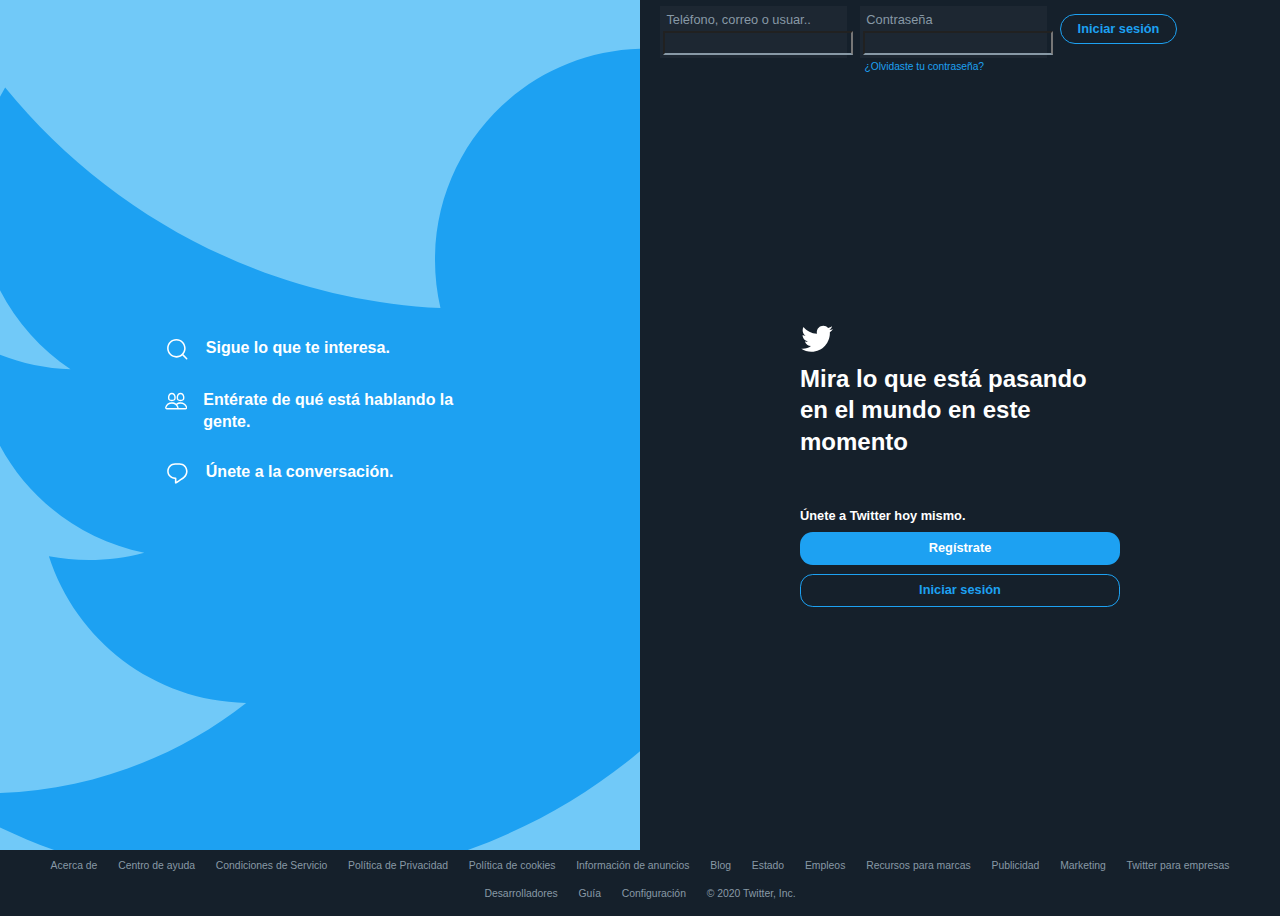
<file: index.html>
<!DOCTYPE html>
<html lang="en">
<head>
    <meta charset="UTF-8">
    <meta name="viewport" content="width=device-width, initial-scale=1.0">
    <meta http-equiv="X-UA-Compatible" content="ie=edge">
    <title>Clon Twitter</title>
    <link rel="stylesheet" href="css/index.css">
</head>
<body class="index">

    <div class="der">
        <svg viewBox="0 0 24 24" class="der__fondo"><g><path d="M23.643 4.937c-.835.37-1.732.62-2.675.733.962-.576 1.7-1.49 2.048-2.578-.9.534-1.897.922-2.958 1.13-.85-.904-2.06-1.47-3.4-1.47-2.572 0-4.658 2.086-4.658 4.66 0 .364.042.718.12 1.06-3.873-.195-7.304-2.05-9.602-4.868-.4.69-.63 1.49-.63 2.342 0 1.616.823 3.043 2.072 3.878-.764-.025-1.482-.234-2.11-.583v.06c0 2.257 1.605 4.14 3.737 4.568-.392.106-.803.162-1.227.162-.3 0-.593-.028-.877-.082.593 1.85 2.313 3.198 4.352 3.234-1.595 1.25-3.604 1.995-5.786 1.995-.376 0-.747-.022-1.112-.065 2.062 1.323 4.51 2.093 7.14 2.093 8.57 0 13.255-7.098 13.255-13.254 0-.2-.005-.402-.014-.602.91-.658 1.7-1.477 2.323-2.41z"></path></g></svg>
        <ul class="der__ul">
            <li class="der__li">
                <svg viewBox="0 0 24 24"><g><path d="M21.53 20.47l-3.66-3.66C19.195 15.24 20 13.214 20 11c0-4.97-4.03-9-9-9s-9 4.03-9 9 4.03 9 9 9c2.215 0 4.24-.804 5.808-2.13l3.66 3.66c.147.146.34.22.53.22s.385-.073.53-.22c.295-.293.295-.767.002-1.06zM3.5 11c0-4.135 3.365-7.5 7.5-7.5s7.5 3.365 7.5 7.5-3.365 7.5-7.5 7.5-7.5-3.365-7.5-7.5z"></path></g></svg>
                <p>Sigue lo que te interesa.</p>
            </li>
            <li class="der__li">
                <svg viewBox="0 0 24 24"><g><path d="M16.695 13.037c1.185 0 2.51-.132 3.368-1.11.72-.823.952-2.08.715-3.847-.333-2.478-1.86-3.956-4.083-3.956-2.225 0-3.75 1.48-4.084 3.956-.236 1.766-.002 3.023.717 3.846.858.98 2.184 1.11 3.368 1.11zM14.098 8.28c.134-.992.648-2.656 2.598-2.656 1.948 0 2.463 1.664 2.597 2.655.174 1.293.054 2.187-.358 2.657-.367.42-1.036.6-2.238.6s-1.87-.18-2.24-.6c-.412-.47-.533-1.364-.36-2.658zm9.788 11.222c-.763-3.066-3.72-5.208-7.19-5.208-1.765 0-3.392.558-4.67 1.505-1.278-.948-2.905-1.506-4.67-1.506-3.47 0-6.428 2.142-7.19 5.208-.156.625-.025 1.265.356 1.754.37.473.94.744 1.567.744h19.87c.628 0 1.2-.27 1.57-.745.382-.49.512-1.13.356-1.753zm-1.537.83c-.09.11-.22.168-.39.168h-7.413c.078-.32.084-.66 0-.998-.25-1-.75-1.888-1.41-2.65.993-.665 2.223-1.058 3.558-1.058 2.78 0 5.14 1.674 5.735 4.07.044.174.014.344-.08.467zM7.354 20.5H2.09c-.17 0-.3-.057-.388-.168-.096-.123-.126-.294-.083-.47.596-2.395 2.954-4.068 5.735-4.068 2.78 0 5.14 1.674 5.735 4.07.043.174.014.344-.082.467-.088.113-.22.17-.388.17H7.355zm.001-7.463c1.185 0 2.51-.132 3.367-1.11.72-.823.953-2.08.716-3.847-.333-2.478-1.86-3.956-4.083-3.956-2.225 0-3.75 1.48-4.084 3.956-.236 1.766-.002 3.023.717 3.846.858.98 2.184 1.11 3.368 1.11zM4.758 8.28c.134-.992.648-2.656 2.598-2.656 1.948 0 2.463 1.664 2.597 2.655.174 1.293.053 2.187-.358 2.658-.368.42-1.037.6-2.238.6-1.202 0-1.87-.18-2.24-.6-.412-.47-.533-1.365-.36-2.66z"></path></g></svg>
                <p>Entérate de qué está hablando la gente.</p>
            </li>
            <li class="der__li">
                <svg viewBox="0 0 24 24"><g><path d="M14.046 2.242l-4.148-.01h-.002c-4.374 0-7.8 3.427-7.8 7.802 0 4.098 3.186 7.206 7.465 7.37v3.828c0 .108.044.286.12.403.142.225.384.347.632.347.138 0 .277-.038.402-.118.264-.168 6.473-4.14 8.088-5.506 1.902-1.61 3.04-3.97 3.043-6.312v-.017c-.006-4.367-3.43-7.787-7.8-7.788zm3.787 12.972c-1.134.96-4.862 3.405-6.772 4.643V16.67c0-.414-.335-.75-.75-.75h-.396c-3.66 0-6.318-2.476-6.318-5.886 0-3.534 2.768-6.302 6.3-6.302l4.147.01h.002c3.532 0 6.3 2.766 6.302 6.296-.003 1.91-.942 3.844-2.514 5.176z"></path></g></svg>
                <p>Únete a la conversación.</p>
            </li>
        </ul>
    </div>

    <div class="izq">

        <form action="#" method="#" class="izq__form">
            <div class="form__input">
                <input type="text" id="nombre" required>
                <label for="nombre">Teléfono, correo o usuar..</label>
            </div>
            <div class="form__input">
                <a href="#" title="¿Olvidaste tu contraseña?">¿Olvidaste tu contraseña?</a>
                <input type="pass" id="pass" required>
                <label for="pass">Contraseña</label>
            </div>
            <input class="form__submit" type="submit" value="Iniciar sesión">
        </form>

        <div class="izq__centrado">
            <svg class="izq__logo" viewBox="0 0 24 24"><g><path d="M23.643 4.937c-.835.37-1.732.62-2.675.733.962-.576 1.7-1.49 2.048-2.578-.9.534-1.897.922-2.958 1.13-.85-.904-2.06-1.47-3.4-1.47-2.572 0-4.658 2.086-4.658 4.66 0 .364.042.718.12 1.06-3.873-.195-7.304-2.05-9.602-4.868-.4.69-.63 1.49-.63 2.342 0 1.616.823 3.043 2.072 3.878-.764-.025-1.482-.234-2.11-.583v.06c0 2.257 1.605 4.14 3.737 4.568-.392.106-.803.162-1.227.162-.3 0-.593-.028-.877-.082.593 1.85 2.313 3.198 4.352 3.234-1.595 1.25-3.604 1.995-5.786 1.995-.376 0-.747-.022-1.112-.065 2.062 1.323 4.51 2.093 7.14 2.093 8.57 0 13.255-7.098 13.255-13.254 0-.2-.005-.402-.014-.602.91-.658 1.7-1.477 2.323-2.41z"></path></g></svg>
            <h2 class="izq__h2">Mira lo que está pasando en el mundo en este momento</h2>

            <h3 class="izq__h3">Únete a Twitter hoy mismo.</h3>
            <a class="izq__button boton-registrate" href="">Regístrate</a>
            <a class="izq__button boton-iniciar" href="">Iniciar sesión</a>
        </div>


    </div>

    <footer class="footer">

        <div class="footer__buttons">
            <a class="footer__button boton-registrate" href="">Regístrate</a>
            <a class="footer__button boton-iniciar" href="">Iniciar sesión</a>
        </div>

        <ul class="footer__ul">
            <li class="footer__li"><a href="#" title="Acerca de">Acerca de</a></li>
            <li class="footer__li"><a href="#" title="Centro de ayuda">Centro de ayuda</a></li>
            <li class="footer__li"><a href="#" title="Condiciones de Servicio">Condiciones de Servicio</a></li>
            <li class="footer__li"><a href="#" title="Política de Privacidad">Política de Privacidad</a></li>
            <li class="footer__li"><a href="#" title="Política de cookies">Política de cookies</a></li>
            <li class="footer__li"><a href="#" title="Información de anuncios">Información de anuncios</a></li>
            <li class="footer__li"><a href="#" title="Blog">Blog</a></li>
            <li class="footer__li"><a href="#" title="Estado">Estado</a></li>
            <li class="footer__li"><a href="#" title="Empleos">Empleos</a></li>
            <li class="footer__li"><a href="#" title="Recursos para marcas">Recursos para marcas</a></li>
            <li class="footer__li"><a href="#" title="Publicidad">Publicidad</a></li>
            <li class="footer__li"><a href="#" title="Marketing">Marketing</a></li>
            <li class="footer__li"><a href="#" title="Twitter para empresas">Twitter para empresas</a></li>
            <li class="footer__li"><a href="#" title="Desarrolladores">Desarrolladores</a></li>
            <li class="footer__li"><a href="#" title="Guía">Guía</a></li>
            <li class="footer__li"><a href="#" title="Configuración">Configuración</a></li>
            <li class="footer__li">© 2020 Twitter, Inc.</li>
        </ul>
        
    </footer>
    


















</body>
</html>
</file>
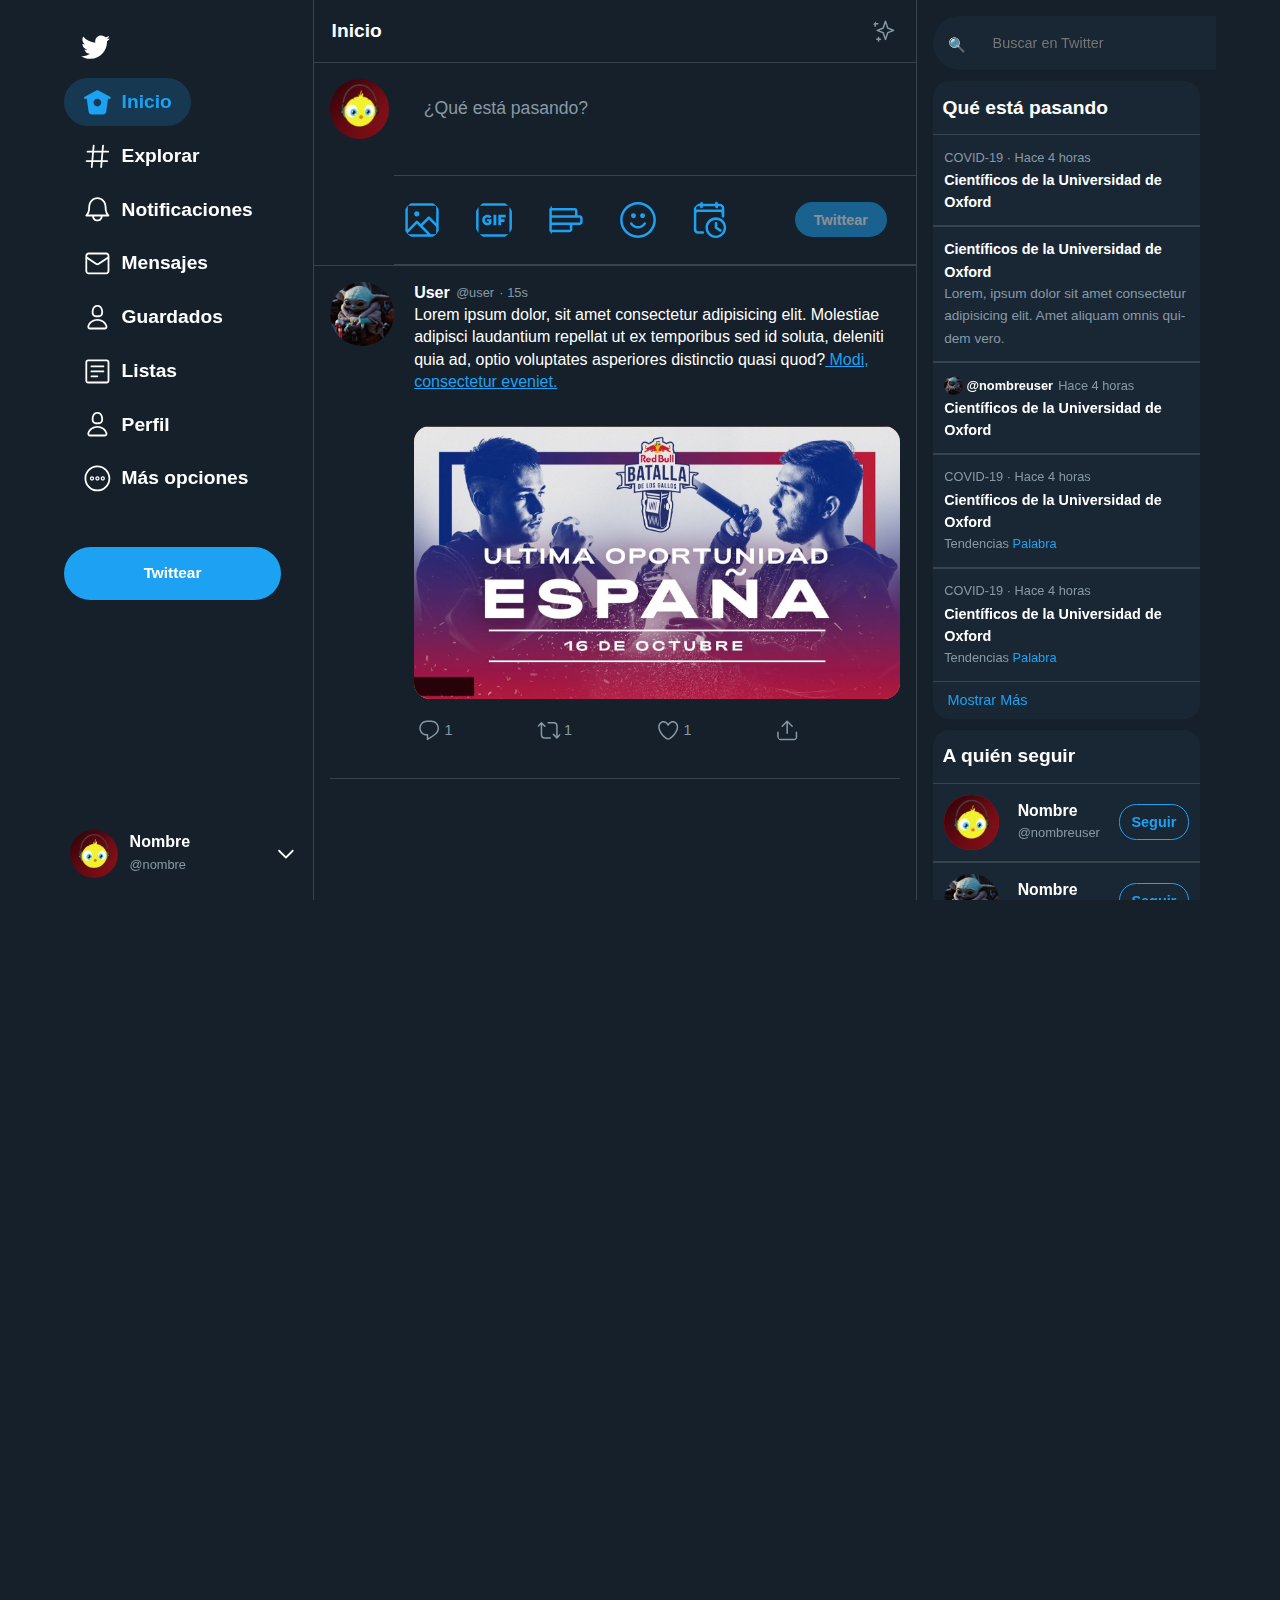
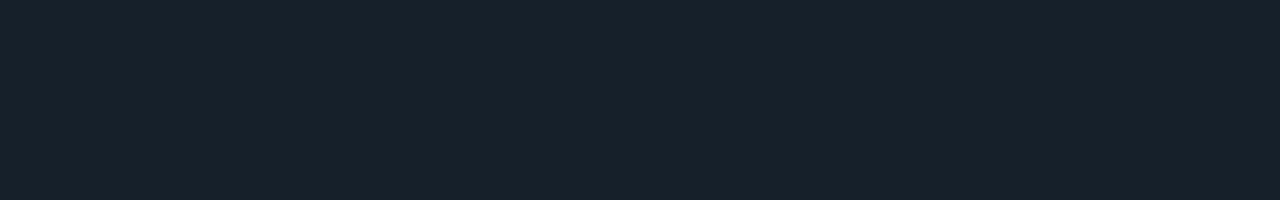
<file: home.html>
<!DOCTYPE html>
<html lang="en">
  <head>
    <meta charset="UTF-8" />
    <meta name="viewport" content="width=device-width, initial-scale=1.0" />
    <meta http-equiv="X-UA-Compatible" content="ie=edge" />
    <title>Clon Twitter - Home</title>
    <link rel="stylesheet" href="css/index.css" />
  </head>
  <body class="home">


    <div class="columna izq">
      <h1 class="izq__h1">
        <a class="izq__a" href="#" title="Twitter">
          <svg class="izq__svg" viewBox="0 0 24 24">
            <g><path d="M23.643 4.937c-.835.37-1.732.62-2.675.733.962-.576 1.7-1.49 2.048-2.578-.9.534-1.897.922-2.958 1.13-.85-.904-2.06-1.47-3.4-1.47-2.572 0-4.658 2.086-4.658 4.66 0 .364.042.718.12 1.06-3.873-.195-7.304-2.05-9.602-4.868-.4.69-.63 1.49-.63 2.342 0 1.616.823 3.043 2.072 3.878-.764-.025-1.482-.234-2.11-.583v.06c0 2.257 1.605 4.14 3.737 4.568-.392.106-.803.162-1.227.162-.3 0-.593-.028-.877-.082.593 1.85 2.313 3.198 4.352 3.234-1.595 1.25-3.604 1.995-5.786 1.995-.376 0-.747-.022-1.112-.065 2.062 1.323 4.51 2.093 7.14 2.093 8.57 0 13.255-7.098 13.255-13.254 0-.2-.005-.402-.014-.602.91-.658 1.7-1.477 2.323-2.41z"></path></g>
          </svg>
        </a>
      </h1>

      <ul class="izq__ul">
        <li class="izq__li">
          <a class="active" href="#" title="Inicio">
            <svg viewBox="0 0 24 24">
              <g><path d="M22.58 7.35L12.475 1.897c-.297-.16-.654-.16-.95 0L1.425 7.35c-.486.264-.667.87-.405 1.356.18.335.525.525.88.525.16 0 .324-.038.475-.12l.734-.396 1.59 11.25c.216 1.214 1.31 2.062 2.66 2.062h9.282c1.35 0 2.444-.848 2.662-2.088l1.588-11.225.737.398c.485.263 1.092.082 1.354-.404.263-.486.08-1.093-.404-1.355zM12 15.435c-1.795 0-3.25-1.455-3.25-3.25s1.455-3.25 3.25-3.25 3.25 1.455 3.25 3.25-1.455 3.25-3.25 3.25z"></path></g>
            </svg>
            <span>Inicio</span>
          </a>
        </li>
        <li class="izq__li">
          <a href="#" title="Explorar">
            <svg viewBox="0 0 24 24">
              <g><path d="M21 7.337h-3.93l.372-4.272c.036-.412-.27-.775-.682-.812-.417-.03-.776.27-.812.683l-.383 4.4h-6.32l.37-4.27c.037-.413-.27-.776-.68-.813-.42-.03-.777.27-.813.683l-.382 4.4H3.782c-.414 0-.75.337-.75.75s.336.75.75.75H7.61l-.55 6.327H3c-.414 0-.75.336-.75.75s.336.75.75.75h3.93l-.372 4.272c-.036.412.27.775.682.812l.066.003c.385 0 .712-.295.746-.686l.383-4.4h6.32l-.37 4.27c-.036.413.27.776.682.813l.066.003c.385 0 .712-.295.746-.686l.382-4.4h3.957c.413 0 .75-.337.75-.75s-.337-.75-.75-.75H16.39l.55-6.327H21c.414 0 .75-.336.75-.75s-.336-.75-.75-.75zm-6.115 7.826h-6.32l.55-6.326h6.32l-.55 6.326z"></path></g>
            </svg>
            <span>Explorar</span>
          </a>
        </li>
        <li class="izq__li">
          <a href="#" title="Notificaciones">
            <svg viewBox="0 0 24 24">
              <g><path d="M21.697 16.468c-.02-.016-2.14-1.64-2.103-6.03.02-2.532-.812-4.782-2.347-6.335C15.872 2.71 14.01 1.94 12.005 1.93h-.013c-2.004.01-3.866.78-5.242 2.174-1.534 1.553-2.368 3.802-2.346 6.334.037 4.33-2.02 5.967-2.102 6.03-.26.193-.366.53-.265.838.102.308.39.515.712.515h4.92c.102 2.31 1.997 4.16 4.33 4.16s4.226-1.85 4.327-4.16h4.922c.322 0 .61-.206.71-.514.103-.307-.003-.645-.263-.838zM12 20.478c-1.505 0-2.73-1.177-2.828-2.658h5.656c-.1 1.48-1.323 2.66-2.828 2.66zM4.38 16.32c.74-1.132 1.548-3.028 1.524-5.896-.018-2.16.644-3.982 1.913-5.267C8.91 4.05 10.397 3.437 12 3.43c1.603.008 3.087.62 4.18 1.728 1.27 1.285 1.933 3.106 1.915 5.267-.024 2.868.785 4.765 1.525 5.896H4.38z"></path></g>
            </svg>
            <span>Notificaciones</span>
          </a>
        </li>
        <li class="izq__li">
          <a href="#" title="Mensajes">
            <svg viewBox="0 0 24 24">
              <g><path d="M19.25 3.018H4.75C3.233 3.018 2 4.252 2 5.77v12.495c0 1.518 1.233 2.753 2.75 2.753h14.5c1.517 0 2.75-1.235 2.75-2.753V5.77c0-1.518-1.233-2.752-2.75-2.752zm-14.5 1.5h14.5c.69 0 1.25.56 1.25 1.25v.714l-8.05 5.367c-.273.18-.626.182-.9-.002L3.5 6.482v-.714c0-.69.56-1.25 1.25-1.25zm14.5 14.998H4.75c-.69 0-1.25-.56-1.25-1.25V8.24l7.24 4.83c.383.256.822.384 1.26.384.44 0 .877-.128 1.26-.383l7.24-4.83v10.022c0 .69-.56 1.25-1.25 1.25z"></path></g>
            </svg>
            <span>Mensajes</span>
          </a>
        </li>
        <li class="izq__li">
          <a href="#" title="Guardados">
            <svg viewBox="0 0 24 24">
              <g><path d="M12 11.816c1.355 0 2.872-.15 3.84-1.256.814-.93 1.078-2.368.806-4.392-.38-2.825-2.117-4.512-4.646-4.512S7.734 3.343 7.354 6.17c-.272 2.022-.008 3.46.806 4.39.968 1.107 2.485 1.256 3.84 1.256zM8.84 6.368c.162-1.2.787-3.212 3.16-3.212s2.998 2.013 3.16 3.212c.207 1.55.057 2.627-.45 3.205-.455.52-1.266.743-2.71.743s-2.255-.223-2.71-.743c-.507-.578-.657-1.656-.45-3.205zm11.44 12.868c-.877-3.526-4.282-5.99-8.28-5.99s-7.403 2.464-8.28 5.99c-.172.692-.028 1.4.395 1.94.408.52 1.04.82 1.733.82h12.304c.693 0 1.325-.3 1.733-.82.424-.54.567-1.247.394-1.94zm-1.576 1.016c-.126.16-.316.246-.552.246H5.848c-.235 0-.426-.085-.552-.246-.137-.174-.18-.412-.12-.654.71-2.855 3.517-4.85 6.824-4.85s6.114 1.994 6.824 4.85c.06.242.017.48-.12.654z"></path></g>
            </svg>
            <span>Guardados</span>
          </a>
        </li>
        <li class="izq__li">
          <a href="#" title="Listas">
            <svg viewBox="0 0 24 24">
              <g>
                <path d="M19.75 22H4.25C3.01 22 2 20.99 2 19.75V4.25C2 3.01 3.01 2 4.25 2h15.5C20.99 2 22 3.01 22 4.25v15.5c0 1.24-1.01 2.25-2.25 2.25zM4.25 3.5c-.414 0-.75.337-.75.75v15.5c0 .413.336.75.75.75h15.5c.414 0 .75-.337.75-.75V4.25c0-.413-.336-.75-.75-.75H4.25z"></path>
                <path d="M17 8.64H7c-.414 0-.75-.337-.75-.75s.336-.75.75-.75h10c.414 0 .75.335.75.75s-.336.75-.75.75zm0 4.11H7c-.414 0-.75-.336-.75-.75s.336-.75.75-.75h10c.414 0 .75.336.75.75s-.336.75-.75.75zm-5 4.11H7c-.414 0-.75-.335-.75-.75s.336-.75.75-.75h5c.414 0 .75.337.75.75s-.336.75-.75.75z"></path>
              </g>
            </svg>
            <span>Listas</span>
          </a>
        </li>
        <li class="izq__li">
          <a href="#" title="Perfil">
            <svg viewBox="0 0 24 24">
              <g><path d="M12 11.816c1.355 0 2.872-.15 3.84-1.256.814-.93 1.078-2.368.806-4.392-.38-2.825-2.117-4.512-4.646-4.512S7.734 3.343 7.354 6.17c-.272 2.022-.008 3.46.806 4.39.968 1.107 2.485 1.256 3.84 1.256zM8.84 6.368c.162-1.2.787-3.212 3.16-3.212s2.998 2.013 3.16 3.212c.207 1.55.057 2.627-.45 3.205-.455.52-1.266.743-2.71.743s-2.255-.223-2.71-.743c-.507-.578-.657-1.656-.45-3.205zm11.44 12.868c-.877-3.526-4.282-5.99-8.28-5.99s-7.403 2.464-8.28 5.99c-.172.692-.028 1.4.395 1.94.408.52 1.04.82 1.733.82h12.304c.693 0 1.325-.3 1.733-.82.424-.54.567-1.247.394-1.94zm-1.576 1.016c-.126.16-.316.246-.552.246H5.848c-.235 0-.426-.085-.552-.246-.137-.174-.18-.412-.12-.654.71-2.855 3.517-4.85 6.824-4.85s6.114 1.994 6.824 4.85c.06.242.017.48-.12.654z"></path></g>
            </svg>
            <span>Perfil</span>
          </a>
        </li>
        <li class="izq__li">
          <a href="#" title="Más opciones">
            <svg viewBox="0 0 24 24" class="r-jwli3a r-4qtqp9 r-yyyyoo r-lwhw9o r-dnmrzs r-bnwqim r-1plcrui r-lrvibr">
              <g>
                <path d="M16.5 10.25c-.965 0-1.75.787-1.75 1.75s.784 1.75 1.75 1.75c.964 0 1.75-.786 1.75-1.75s-.786-1.75-1.75-1.75zm0 2.5c-.414 0-.75-.336-.75-.75 0-.413.337-.75.75-.75s.75.336.75.75c0 .413-.336.75-.75.75zm-4.5-2.5c-.966 0-1.75.787-1.75 1.75s.785 1.75 1.75 1.75 1.75-.786 1.75-1.75-.784-1.75-1.75-1.75zm0 2.5c-.414 0-.75-.336-.75-.75 0-.413.337-.75.75-.75s.75.336.75.75c0 .413-.336.75-.75.75zm-4.5-2.5c-.965 0-1.75.787-1.75 1.75s.785 1.75 1.75 1.75c.964 0 1.75-.786 1.75-1.75s-.787-1.75-1.75-1.75zm0 2.5c-.414 0-.75-.336-.75-.75 0-.413.337-.75.75-.75s.75.336.75.75c0 .413-.336.75-.75.75z"></path>
                <path d="M12 22.75C6.072 22.75 1.25 17.928 1.25 12S6.072 1.25 12 1.25 22.75 6.072 22.75 12 17.928 22.75 12 22.75zm0-20C6.9 2.75 2.75 6.9 2.75 12S6.9 21.25 12 21.25s9.25-4.15 9.25-9.25S17.1 2.75 12 2.75z"></path>
              </g>
            </svg>
            <span>Más opciones</span>
          </a>
        </li>
        <li class="izq__li boton-twittear ">
          <a href="#" title="Texto">
            Twittear
          </a>
        </li>
      </ul>


      <div class="izq__user">
        <img src="assets/img/pollito.png" alt="User" class="user__img">
        <div class="user__text">
          <h4 class="user__h4">Nombre</h4>
          <p class="user__p">@nombre</p>
        </div>
        <svg class="user__svg" viewBox="0 0 24 24"><g><path d="M20.207 8.147c-.39-.39-1.023-.39-1.414 0L12 14.94 5.207 8.147c-.39-.39-1.023-.39-1.414 0-.39.39-.39 1.023 0 1.414l7.5 7.5c.195.196.45.294.707.294s.512-.098.707-.293l7.5-7.5c.39-.39.39-1.022 0-1.413z"></path></g></svg>
      </div>
    </div>

    <div class="centrado">
      <div class="columna centro">
        

        <div class="centro__titular">
          <h2 class="centro__h2">Inicio</h2>
          <svg class="centro__svg" viewBox="0 0 24 24"><g><path d="M22.772 10.506l-5.618-2.192-2.16-6.5c-.102-.307-.39-.514-.712-.514s-.61.207-.712.513l-2.16 6.5-5.62 2.192c-.287.112-.477.39-.477.7s.19.585.478.698l5.62 2.192 2.16 6.5c.102.306.39.513.712.513s.61-.207.712-.513l2.16-6.5 5.62-2.192c.287-.112.477-.39.477-.7s-.19-.585-.478-.697zm-6.49 2.32c-.208.08-.37.25-.44.46l-1.56 4.695-1.56-4.693c-.07-.21-.23-.38-.438-.462l-4.155-1.62 4.154-1.622c.208-.08.37-.25.44-.462l1.56-4.693 1.56 4.694c.07.212.23.382.438.463l4.155 1.62-4.155 1.622zM6.663 3.812h-1.88V2.05c0-.414-.337-.75-.75-.75s-.75.336-.75.75v1.762H1.5c-.414 0-.75.336-.75.75s.336.75.75.75h1.782v1.762c0 .414.336.75.75.75s.75-.336.75-.75V5.312h1.88c.415 0 .75-.336.75-.75s-.335-.75-.75-.75zm2.535 15.622h-1.1v-1.016c0-.414-.335-.75-.75-.75s-.75.336-.75.75v1.016H5.57c-.414 0-.75.336-.75.75s.336.75.75.75H6.6v1.016c0 .414.335.75.75.75s.75-.336.75-.75v-1.016h1.098c.414 0 .75-.336.75-.75s-.336-.75-.75-.75z"></path></g></svg>
        </div>

        <div class="centro__pasando">
          <div class="pasando__up">
            <img class="pasando__img" src="assets/img/pollito.png" alt="User">
            <textarea class="pasando__textarea" placeholder="¿Qué está pasando?"></textarea>
          </div>
          <div class="pasando__inf">
            <ul class="pasando__ul">
              <li class="pasando__li">
                <svg class="pasando__icon" viewBox="0 0 24 24"><g><path d="M19.75 2H4.25C3.01 2 2 3.01 2 4.25v15.5C2 20.99 3.01 22 4.25 22h15.5c1.24 0 2.25-1.01 2.25-2.25V4.25C22 3.01 20.99 2 19.75 2zM4.25 3.5h15.5c.413 0 .75.337.75.75v9.676l-3.858-3.858c-.14-.14-.33-.22-.53-.22h-.003c-.2 0-.393.08-.532.224l-4.317 4.384-1.813-1.806c-.14-.14-.33-.22-.53-.22-.193-.03-.395.08-.535.227L3.5 17.642V4.25c0-.413.337-.75.75-.75zm-.744 16.28l5.418-5.534 6.282 6.254H4.25c-.402 0-.727-.322-.744-.72zm16.244.72h-2.42l-5.007-4.987 3.792-3.85 4.385 4.384v3.703c0 .413-.337.75-.75.75z"></path><circle cx="8.868" cy="8.309" r="1.542"></circle></g></svg>
              </li>
              <li class="pasando__li">
                <svg class="pasando__icon" viewBox="0 0 24 24"><g><path d="M19 10.5V8.8h-4.4v6.4h1.7v-2h2v-1.7h-2v-1H19zm-7.3-1.7h1.7v6.4h-1.7V8.8zm-3.6 1.6c.4 0 .9.2 1.2.5l1.2-1C9.9 9.2 9 8.8 8.1 8.8c-1.8 0-3.2 1.4-3.2 3.2s1.4 3.2 3.2 3.2c1 0 1.8-.4 2.4-1.1v-2.5H7.7v1.2h1.2v.6c-.2.1-.5.2-.8.2-.9 0-1.6-.7-1.6-1.6 0-.8.7-1.6 1.6-1.6z"></path><path d="M20.5 2.02h-17c-1.24 0-2.25 1.007-2.25 2.247v15.507c0 1.238 1.01 2.246 2.25 2.246h17c1.24 0 2.25-1.008 2.25-2.246V4.267c0-1.24-1.01-2.247-2.25-2.247zm.75 17.754c0 .41-.336.746-.75.746h-17c-.414 0-.75-.336-.75-.746V4.267c0-.412.336-.747.75-.747h17c.414 0 .75.335.75.747v15.507z"></path></g></svg>
              </li>
              <li class="pasando__li">
                <svg class="pasando__icon" viewBox="0 0 24 24"><g><path d="M20.222 9.16h-1.334c.015-.09.028-.182.028-.277V6.57c0-.98-.797-1.777-1.778-1.777H3.5V3.358c0-.414-.336-.75-.75-.75s-.75.336-.75.75V20.83c0 .415.336.75.75.75s.75-.335.75-.75v-1.434h10.556c.98 0 1.778-.797 1.778-1.777v-2.313c0-.095-.014-.187-.028-.278h4.417c.98 0 1.778-.798 1.778-1.778v-2.31c0-.983-.797-1.78-1.778-1.78zM17.14 6.293c.152 0 .277.124.277.277v2.31c0 .154-.125.28-.278.28H3.5V6.29h13.64zm-2.807 9.014v2.312c0 .153-.125.277-.278.277H3.5v-2.868h10.556c.153 0 .277.126.277.28zM20.5 13.25c0 .153-.125.277-.278.277H3.5V10.66h16.722c.153 0 .278.124.278.277v2.313z"></path></g></svg>
              </li>
              <li class="pasando__li">
                <svg class="pasando__icon" viewBox="0 0 24 24"><g><path d="M12 22.75C6.072 22.75 1.25 17.928 1.25 12S6.072 1.25 12 1.25 22.75 6.072 22.75 12 17.928 22.75 12 22.75zm0-20C6.9 2.75 2.75 6.9 2.75 12S6.9 21.25 12 21.25s9.25-4.15 9.25-9.25S17.1 2.75 12 2.75z"></path><path d="M12 17.115c-1.892 0-3.633-.95-4.656-2.544-.224-.348-.123-.81.226-1.035.348-.226.812-.124 1.036.226.747 1.162 2.016 1.855 3.395 1.855s2.648-.693 3.396-1.854c.224-.35.688-.45 1.036-.225.35.224.45.688.226 1.036-1.025 1.594-2.766 2.545-4.658 2.545z"></path><circle cx="14.738" cy="9.458" r="1.478"></circle><circle cx="9.262" cy="9.458" r="1.478"></circle></g></svg>
              </li>
              <li class="pasando__li">
                <svg class="pasando__icon" viewBox="0 0 24 24"><g><path d="M-37.9 18c-.1-.1-.1-.1-.1-.2.1 0 .1.1.1.2z"></path><path d="M-37.9 18c-.1-.1-.1-.1-.1-.2.1 0 .1.1.1.2zM18 2.2h-1.3v-.3c0-.4-.3-.8-.8-.8-.4 0-.8.3-.8.8v.3H7.7v-.3c0-.4-.3-.8-.8-.8-.4 0-.8.3-.8.8v.3H4.8c-1.4 0-2.5 1.1-2.5 2.5v13.1c0 1.4 1.1 2.5 2.5 2.5h2.9c.4 0 .8-.3.8-.8 0-.4-.3-.8-.8-.8H4.8c-.6 0-1-.5-1-1V7.9c0-.3.4-.7 1-.7H18c.6 0 1 .4 1 .7v1.8c0 .4.3.8.8.8.4 0 .8-.3.8-.8v-5c-.1-1.4-1.2-2.5-2.6-2.5zm1 3.7c-.3-.1-.7-.2-1-.2H4.8c-.4 0-.7.1-1 .2V4.7c0-.6.5-1 1-1h1.3v.5c0 .4.3.8.8.8.4 0 .8-.3.8-.8v-.5h7.5v.5c0 .4.3.8.8.8.4 0 .8-.3.8-.8v-.5H18c.6 0 1 .5 1 1v1.2z"></path><path d="M15.5 10.4c-3.4 0-6.2 2.8-6.2 6.2 0 3.4 2.8 6.2 6.2 6.2 3.4 0 6.2-2.8 6.2-6.2 0-3.4-2.8-6.2-6.2-6.2zm0 11c-2.6 0-4.7-2.1-4.7-4.7s2.1-4.7 4.7-4.7 4.7 2.1 4.7 4.7c0 2.5-2.1 4.7-4.7 4.7z"></path><path d="M18.9 18.7c-.1.2-.4.4-.6.4-.1 0-.3 0-.4-.1l-3.1-2v-3c0-.4.3-.8.8-.8.4 0 .8.3.8.8v2.2l2.4 1.5c.2.2.3.6.1 1z"></path></g></svg>
              </li>
            </ul>
            <button disabled class="pasando__twittear" type="button">Twittear</button>
          </div>
        </div>


        <div class="centro__tweets">

          <section class="centro__tweet">
              <div class="centro__col">
                  <img class="centro__user" src="assets/img/user.jpg" alt="User">
              </div>
              <div class="centro__col">
                <div class="centro__row centro__row--user">
                  <h3 class="centro__h3">User</h3>
                  <h4 class="centro__h4">@user</h4>
                  <span class="centro__tiempo">15s</span>
                </div>
                <div class="centro__row">
                  <p class="centro__text">Lorem ipsum dolor, sit amet consectetur adipisicing elit. Molestiae adipisci laudantium repellat ut ex temporibus sed id soluta, deleniti quia ad, optio voluptates asperiores distinctio quasi quod?<a href="#" title="Modi, consectetur eveniet."> Modi, consectetur eveniet.</a></p>
                  <img class="centro__img" src="assets/img/redbull.png" alt="">
                </div>

                <ul class="centro__ul">
                  <li class="centro__li">
                      <svg class="centro__svg" viewBox="0 0 24 24"><g><path d="M14.046 2.242l-4.148-.01h-.002c-4.374 0-7.8 3.427-7.8 7.802 0 4.098 3.186 7.206 7.465 7.37v3.828c0 .108.044.286.12.403.142.225.384.347.632.347.138 0 .277-.038.402-.118.264-.168 6.473-4.14 8.088-5.506 1.902-1.61 3.04-3.97 3.043-6.312v-.017c-.006-4.367-3.43-7.787-7.8-7.788zm3.787 12.972c-1.134.96-4.862 3.405-6.772 4.643V16.67c0-.414-.335-.75-.75-.75h-.396c-3.66 0-6.318-2.476-6.318-5.886 0-3.534 2.768-6.302 6.3-6.302l4.147.01h.002c3.532 0 6.3 2.766 6.302 6.296-.003 1.91-.942 3.844-2.514 5.176z"></path></g></svg>
                      <span class="centro__numero">1</span>
                  </li>
                  <li class="centro__li">
                      <svg class="centro__svg" viewBox="0 0 24 24"><g><path d="M23.77 15.67c-.292-.293-.767-.293-1.06 0l-2.22 2.22V7.65c0-2.068-1.683-3.75-3.75-3.75h-5.85c-.414 0-.75.336-.75.75s.336.75.75.75h5.85c1.24 0 2.25 1.01 2.25 2.25v10.24l-2.22-2.22c-.293-.293-.768-.293-1.06 0s-.294.768 0 1.06l3.5 3.5c.145.147.337.22.53.22s.383-.072.53-.22l3.5-3.5c.294-.292.294-.767 0-1.06zm-10.66 3.28H7.26c-1.24 0-2.25-1.01-2.25-2.25V6.46l2.22 2.22c.148.147.34.22.532.22s.384-.073.53-.22c.293-.293.293-.768 0-1.06l-3.5-3.5c-.293-.294-.768-.294-1.06 0l-3.5 3.5c-.294.292-.294.767 0 1.06s.767.293 1.06 0l2.22-2.22V16.7c0 2.068 1.683 3.75 3.75 3.75h5.85c.414 0 .75-.336.75-.75s-.337-.75-.75-.75z"></path></g></svg>
                      <span class="centro__numero">1</span>
                  </li>
                  <li class="centro__li">
                      <svg class="centro__svg" viewBox="0 0 24 24"><g><path d="M12 21.638h-.014C9.403 21.59 1.95 14.856 1.95 8.478c0-3.064 2.525-5.754 5.403-5.754 2.29 0 3.83 1.58 4.646 2.73.814-1.148 2.354-2.73 4.645-2.73 2.88 0 5.404 2.69 5.404 5.755 0 6.376-7.454 13.11-10.037 13.157H12zM7.354 4.225c-2.08 0-3.903 1.988-3.903 4.255 0 5.74 7.034 11.596 8.55 11.658 1.518-.062 8.55-5.917 8.55-11.658 0-2.267-1.823-4.255-3.903-4.255-2.528 0-3.94 2.936-3.952 2.965-.23.562-1.156.562-1.387 0-.014-.03-1.425-2.965-3.954-2.965z"></path></g></svg>
                      <span class="centro__numero">1</span>
                  </li>
                  <li class="centro__li">
                      <svg class="centro__svg" viewBox="0 0 24 24"><g><path d="M17.53 7.47l-5-5c-.293-.293-.768-.293-1.06 0l-5 5c-.294.293-.294.768 0 1.06s.767.294 1.06 0l3.72-3.72V15c0 .414.336.75.75.75s.75-.336.75-.75V4.81l3.72 3.72c.146.147.338.22.53.22s.384-.072.53-.22c.293-.293.293-.767 0-1.06z"></path><path d="M19.708 21.944H4.292C3.028 21.944 2 20.916 2 19.652V14c0-.414.336-.75.75-.75s.75.336.75.75v5.652c0 .437.355.792.792.792h15.416c.437 0 .792-.355.792-.792V14c0-.414.336-.75.75-.75s.75.336.75.75v5.652c0 1.264-1.028 2.292-2.292 2.292z"></path></g></svg>
                  </li>
                </ul>
              </div>
          </section>

        </div>
      </div>
    </div>

    <div class="columna der">
        
        <div class="der__search">
          <input class="der__input" type="text" placeholder="Buscar en Twitter">
        </div>

        <div class="der__pasando">
            <h2 class="pasando__h2">Qué está pasando</h2>
            <ul class="pasando__ul">
                    <li class="pasando__li">
                        <a class="pasando__a" href="#" title="Random">
                            <span class="pasando__claim">COVID-19 · Hace 4 horas</span>
                            <h3>Científicos de la Universidad de Oxford</h3>   
                        </a>
                    </li>
                    <li class="pasando__li">
                        <a class="pasando__a" href="#" title="Random">
                            <h3>Científicos de la Universidad de Oxford</h3>
                            <p>Lorem, ipsum dolor sit amet consectetur adipisicing elit. Amet aliquam omnis quidem vero.</p>
                        </a>
                    </li>
                    <li class="pasando__li">
                            <a class="pasando__a" href="#" title="Random">
                                <div class="user">
                                    <img class="user__img" src="assets/img/user.jpg" alt="Foto">
                                    <h4 class="user__p">nombreuser</h4>
                                    <span class="pasando__claim"> Hace 4 horas</span>
                                </div>
                                <h3>Científicos de la Universidad de Oxford</h3>
                            </a>
                        </li>
                    <li class="pasando__li">
                        <a class="pasando__a" href="#" title="Random">
                            <span class="pasando__claim">COVID-19 · Hace 4 horas</span>
                            <h3>Científicos de la Universidad de Oxford</h3>
                            <div class="pasando__tendencias">
                                Tendencias <span>Palabra</span>
                            </div>
                        </a>
                    </li>

                    <li class="pasando__li">
                        <a class="pasando__a" href="#" title="Random">
                            <span class="pasando__claim">COVID-19 · Hace 4 horas</span>
                            <h3>Científicos de la Universidad de Oxford</h3>
                            <div class="pasando__tendencias">
                                Tendencias <span>Palabra</span>
                            </div>
                        </a>
                    </li>
                </ul>
                <a class="der__mostrar" href="#" title="Mostrar Más">Mostrar Más</a>
        </div>

        <div class="der__seguir">
            <h2 class="seguir__h2">A quién seguir</h2>
            <ul class="seguir__ul">
                <li class="seguir__li">
                    <img class="seguir__user" src="assets/img/pollito.png" alt="User">
                    <div class="seguir__text">
                      <h4 class="seguir__h4">Nombre</h4>
                      <p class="seguir__p">@nombreuser</p>
                    </div>
                    <a class="seguir__a" href="#" title="Seguir">Seguir</a>
                </li>
                <li class="seguir__li">
                    <img class="seguir__user" src="assets/img/user.jpg" alt="User">
                    <div class="seguir__text">
                      <h4 class="seguir__h4">Nombre</h4>
                      <p class="seguir__p">@nombreuser</p>
                    </div>
                    <a class="seguir__a" href="#" title="Seguir">Seguir</a>
                </li>
                <li class="seguir__li">
                    <img class="seguir__user" src="assets/img/pollito.png" alt="User">
                    <div class="seguir__text">
                      <h4 class="seguir__h4">Nombre</h4>
                      <p class="seguir__p">@nombreuser</p>
                    </div>
                    <a class="seguir__a" href="#" title="Seguir">Seguir</a>
                </li>
                <a class="der__mostrar" href="#" title="Mostrar Más">Mostrar Más</a>
            </ul>
        </div>

        <ul class="der__ul">
            <li class="der__li"><a href="#" title="Acerca de">Acerca de</a></li>
            <li class="der__li"><a href="#" title="Centro de ayuda">Centro de ayuda</a></li>
            <li class="der__li"><a href="#" title="Condiciones de Servicio">Condiciones de Servicio</a></li>
            <li class="der__li"><a href="#" title="Política de Privacidad">Política de Privacidad</a></li>
            <li class="der__li"><a href="#" title="Política de cookies">Política de cookies</a></li>
            <li class="der__li"><a href="#" title="Información de anuncios">Información de anuncios</a></li>
            <li class="der__li">© 2020 Twitter, Inc.</li>
        </ul>
    </div>


  </body>
</html>
</file>
<file: css/index.css>
@charset "UTF-8";
/*

  Si quieres saber cada línea de este archivo te recomiendo que veas estos vídeos:
  👉 Reset CSS: https://youtu.be/bXqPNoYFK8w
  👉 Reset PRO en Código: https://www.youtube.com/watch?v=bXqPNoYFK8w    

    Estilos generales para que las etiquetas no contengan propiedades
    que nos estorben y en todos los navegadores se vean correctamente
*/
html, body, div, span, applet, object, iframe,
h1, h2, h3, h4, h5, h6, p, blockquote, pre,
a, abbr, acronym, address, big, cite, code,
del, dfn, em, img, ins, kbd, q, s, samp,
small, strike, strong, sub, sup, tt, var,
b, u, i, center,
dl, dt, dd, ol, ul, li,
fieldset, form, label, legend,
table, caption, tbody, tfoot, thead, tr, th, td,
article, aside, canvas, details, embed,
figure, figcaption, footer, header, hgroup,
menu, nav, output, ruby, section, summary,
time, mark, audio, video, button {
  margin: 0;
  padding: 0;
  border: 0;
  -webkit-box-sizing: border-box;
          box-sizing: border-box;
  vertical-align: baseline;
}

img,
picture,
video,
iframe,
figure {
  max-width: 100%;
  width: 100%;
  display: block;
  -o-object-fit: cover;
     object-fit: cover;
  -o-object-position: center center;
     object-position: center center;
}

a {
  display: block;
}

p a {
  display: inline;
}

li {
  list-style-type: none;
}

html {
  scroll-behavior: smooth;
}

h1,
h2,
h3,
h4,
h5,
h6,
p,
span,
a,
strong,
blockquote,
i,
b,
u,
em {
  font-size: 1em;
  font-weight: inherit;
  font-style: inherit;
  text-decoration: none;
  color: inherit;
}

blockquote:before,
blockquote:after,
q:before,
q:after {
  content: "";
  content: none;
}

::-moz-selection {
  background-color: var(--negro);
  color: var(--blanco);
}

::selection {
  background-color: var(--negro);
  color: var(--blanco);
}

form,
input,
textarea,
select,
button,
label {
  font-family: inherit;
  font-size: inherit;
  -webkit-hyphens: auto;
      -ms-hyphens: auto;
          hyphens: auto;
  background-color: transparent;
  display: block;
  color: inherit;
  -webkit-appearance: none;
     -moz-appearance: none;
          appearance: none;
}

table,
tr,
td {
  border-collapse: collapse;
  border-spacing: 0;
}

svg {
  width: 100%;
  display: block;
  fill: currentColor;
}

body {
  font: normal normal normal 100%/140% Fakt Pro Medium, "Roboto", sans-serif;
  -webkit-hyphens: auto;
      -ms-hyphens: auto;
          hyphens: auto;
  color: #181818;
  background: #e7e7e7;
  /* font-smooth: always;-webkit-font-smoothing: antialiased;-moz-osx-font-smoothing: grayscale; */
  min-height: 100vh;
  background-color: var(--blanco);
  hyphens: auto;
  font-smooth: always;
  -webkit-font-smoothing: antialiased;
  -moz-osx-font-smoothing: grayscale;
}

::-webkit-scrollbar {
  width: 10px;
}

::-webkit-scrollbar-track {
  background: #2c333e;
}

::-webkit-scrollbar-thumb {
  background: #1da1f2;
  border-radius: 1em;
}

::-webkit-scrollbar-thumb:hover {
  background: #71c9f8;
}

.index {
  background: #15202b;
  font-family: "Helvetica Neue", Helvetica, Arial, sans-serif;
  color: white;
  display: -webkit-box;
  display: -ms-flexbox;
  display: flex;
  -webkit-box-orient: horizontal;
  -webkit-box-direction: normal;
      -ms-flex-flow: row wrap;
          flex-flow: row wrap;
  -webkit-box-pack: start;
      -ms-flex-pack: start;
          justify-content: flex-start;
  -webkit-box-align: start;
      -ms-flex-align: start;
          align-items: flex-start;
}
.index .der {
  width: 50%;
  height: calc( 100vh - 50px );
  background: #71c9f8;
  overflow: hidden;
  position: relative;
  display: -webkit-box;
  display: -ms-flexbox;
  display: flex;
  -webkit-box-orient: horizontal;
  -webkit-box-direction: normal;
      -ms-flex-flow: row nowrap;
          flex-flow: row nowrap;
  -webkit-box-pack: center;
      -ms-flex-pack: center;
          justify-content: center;
  -webkit-box-align: center;
      -ms-flex-align: center;
          align-items: center;
}
.index .der__ul {
  width: 100%;
  max-width: 310px;
  position: relative;
  z-index: 2;
}
.index .der__li {
  display: -webkit-box;
  display: -ms-flexbox;
  display: flex;
  -webkit-box-orient: horizontal;
  -webkit-box-direction: normal;
      -ms-flex-flow: row nowrap;
          flex-flow: row nowrap;
  -webkit-box-pack: start;
      -ms-flex-pack: start;
          justify-content: flex-start;
  -webkit-box-align: start;
      -ms-flex-align: start;
          align-items: flex-start;
  margin: 0 0 1.7em;
  font-weight: bold;
}
.index .der__li svg {
  width: 1.55em;
  margin: 0 1em 0 0;
  fill: white;
}
.index .der__fondo {
  width: 200%;
  height: 200%;
  position: absolute;
  top: -45%;
  left: -32%;
  z-index: 1;
  fill: #1da1f2;
  -webkit-transform: scale(0.85);
          transform: scale(0.85);
}
.index .izq {
  width: 50%;
  height: calc( 100vh - 50px );
  display: -webkit-box;
  display: -ms-flexbox;
  display: flex;
  -webkit-box-orient: vertical;
  -webkit-box-direction: normal;
      -ms-flex-flow: column nowrap;
          flex-flow: column nowrap;
  -webkit-box-pack: start;
      -ms-flex-pack: start;
          justify-content: flex-start;
  -webkit-box-align: center;
      -ms-flex-align: center;
          align-items: center;
}
.index .izq__form {
  width: 100%;
  max-width: 600px;
  height: 100px;
  margin: 0.5em 0 0;
  display: -webkit-box;
  display: -ms-flexbox;
  display: flex;
  -webkit-box-orient: horizontal;
  -webkit-box-direction: normal;
      -ms-flex-flow: row nowrap;
          flex-flow: row nowrap;
  -webkit-box-pack: start;
      -ms-flex-pack: start;
          justify-content: flex-start;
  -webkit-box-align: start;
      -ms-flex-align: start;
          align-items: flex-start;
  font-size: 0.8em;
  color: #8899a6;
}
.index .form__input {
  width: calc( 100% / 3 - 1em);
  background: rgba(255, 255, 255, 0.036);
  padding: 0.2em;
  margin: 0 1em 0 0;
  position: relative;
  display: -webkit-box;
  display: -ms-flexbox;
  display: flex;
  -webkit-box-orient: vertical;
  -webkit-box-direction: reverse;
      -ms-flex-flow: column-reverse nowrap;
          flex-flow: column-reverse nowrap;
  -webkit-box-pack: start;
      -ms-flex-pack: start;
          justify-content: flex-start;
  -webkit-box-align: start;
      -ms-flex-align: start;
          align-items: flex-start;
}
.index .form__input label {
  padding: 0 0.3em;
}
.index .form__input input {
  width: 100%;
  border-bottom: 2px solid #8899a6;
  outline: none;
  color: white;
  -webkit-transition: all 0.5s ease;
  transition: all 0.5s ease;
  font-size: 1.2em;
  font-weight: 600;
}
.index .form__input input:focus {
  border-color: #1da1f2;
}
.index .form__input input:focus + label {
  color: #1da1f2;
}
.index .form__input a {
  position: absolute;
  color: #1da1f2;
  font-size: 0.8em;
  padding: 0 0 0 0.2em;
  bottom: -2em;
}
.index .form__submit {
  margin: 0.6em 0 0;
  padding: 0.5em 1.3em;
  border-radius: 2em;
  color: #1da1f2;
  border: 1px solid #1da1f2;
  font-weight: 700;
  cursor: pointer;
  -webkit-transition: all 0.5s ease;
  transition: all 0.5s ease;
}
.index .form__submit:hover {
  background: rgba(29, 160, 242, 0.194);
}
.index .izq__centrado {
  width: 100%;
  max-width: 320px;
  margin: 24vh 0 0;
}
.index .izq__logo {
  width: 2.1em;
  fill: white;
}
.index .izq__h2 {
  font-size: 1.5em;
  font-weight: 800;
  line-height: 1.3em;
  margin: 0.3em 0 2em;
}
.index .izq__h3 {
  font-size: 0.8em;
  font-weight: bold;
}
.index .izq__button {
  width: 100%;
  margin: 0.35em 0;
  padding: 0.35em 0;
  border-radius: 1em;
  display: -webkit-inline-box;
  display: -ms-inline-flexbox;
  display: inline-flex;
  -webkit-box-orient: horizontal;
  -webkit-box-direction: normal;
      -ms-flex-flow: row nowrap;
          flex-flow: row nowrap;
  -webkit-box-pack: center;
      -ms-flex-pack: center;
          justify-content: center;
  -webkit-box-align: center;
      -ms-flex-align: center;
          align-items: center;
  font-size: 0.8em;
  font-weight: bold;
  border: 1px solid transparent;
  -webkit-transition: all 0.5s ease;
  transition: all 0.5s ease;
}
.index .boton-registrate {
  background: #1da1f2;
}
.index .boton-registrate:hover {
  background: #1b8ed5;
}
.index .boton-iniciar {
  border-color: #1da1f2;
  color: #1da1f2;
}
.index .boton-iniciar:hover {
  background: rgba(29, 160, 242, 0.194);
}
.index .footer {
  width: 100%;
  min-height: 50px;
  text-align: center;
  padding: 0.5em 0;
  font-size: 0.65em;
  display: -webkit-box;
  display: -ms-flexbox;
  display: flex;
  -webkit-box-orient: horizontal;
  -webkit-box-direction: normal;
      -ms-flex-flow: row nowrap;
          flex-flow: row nowrap;
  -webkit-box-pack: center;
      -ms-flex-pack: center;
          justify-content: center;
  -webkit-box-align: center;
      -ms-flex-align: center;
          align-items: center;
}
.index .footer__ul {
  width: 95%;
  margin: auto;
  display: -webkit-box;
  display: -ms-flexbox;
  display: flex;
  -webkit-box-orient: horizontal;
  -webkit-box-direction: normal;
      -ms-flex-flow: row wrap;
          flex-flow: row wrap;
  -webkit-box-pack: center;
      -ms-flex-pack: center;
          justify-content: center;
  -webkit-box-align: center;
      -ms-flex-align: center;
          align-items: center;
}
.index .footer__li {
  margin: 0 1em 0.5em;
  color: #8899a6;
}
.index .footer__li a {
  font-weight: 500;
}
.index .footer__li a:hover {
  text-decoration: underline;
}
.index .footer__buttons {
  display: none;
}

@media screen and (max-width: 1000px) {
  .index .izq__form {
    display: none;
  }
}
@media screen and (max-width: 800px) {
  .index {
    -webkit-box-orient: vertical;
    -webkit-box-direction: normal;
        -ms-flex-direction: column;
            flex-direction: column;
    font-size: 18px;
  }
  .index .der, .index .izq {
    width: 100%;
    min-height: 50vh;
    height: auto;
    -webkit-box-pack: center;
        -ms-flex-pack: center;
            justify-content: center;
    -webkit-box-align: center;
        -ms-flex-align: center;
            align-items: center;
  }
  .index .der {
    -webkit-box-ordinal-group: 3;
        -ms-flex-order: 2;
            order: 2;
  }
  .index .izq {
    -webkit-box-ordinal-group: 2;
        -ms-flex-order: 1;
            order: 1;
  }
  .index .izq__centrado {
    margin: 0;
  }
  .index .footer {
    -webkit-box-ordinal-group: 4;
        -ms-flex-order: 3;
            order: 3;
    -webkit-box-orient: vertical;
    -webkit-box-direction: normal;
        -ms-flex-direction: column;
            flex-direction: column;
    padding: 2em 0;
  }
  .index .footer__buttons {
    width: 100%;
    display: -webkit-box;
    display: -ms-flexbox;
    display: flex;
    margin: 2em 0 3em;
    display: flex;
    -webkit-box-orient: horizontal;
    -webkit-box-direction: normal;
        -ms-flex-flow: row nowrap;
            flex-flow: row nowrap;
    -webkit-box-pack: center;
        -ms-flex-pack: center;
            justify-content: center;
    -webkit-box-align: center;
        -ms-flex-align: center;
            align-items: center;
  }
  .index .footer__button {
    margin: 0 0.8em;
    padding: 0.5em 2em;
    border-radius: 2em;
    font-size: 1.2em;
    font-weight: 900;
  }
  .index .boton-iniciar {
    border: 1px solid #1da1f2;
  }
}
@media screen and (max-width: 320px) {
  .index .der, .index .izq {
    padding: 2em;
  }
}
.home {
  min-height: 200vh;
  background: #15202b;
}
.home .centrado {
  width: calc( 100% - ((20% + 250px) + (20% + 300px)) );
  min-height: 100vh;
  position: relative;
  left: calc( 20% + 250px );
  display: -webkit-box;
  display: -ms-flexbox;
  display: flex;
  -webkit-box-orient: horizontal;
  -webkit-box-direction: normal;
      -ms-flex-flow: row nowrap;
          flex-flow: row nowrap;
  -webkit-box-pack: center;
      -ms-flex-pack: center;
          justify-content: center;
  -webkit-box-align: start;
      -ms-flex-align: start;
          align-items: flex-start;
  -webkit-transition: all 0.5s ease;
  transition: all 0.5s ease;
}
.home .columna {
  width: 100%;
  min-height: 100vh;
}
.home .izq {
  width: 250px;
  padding: 1em 2em 0 0;
  border-right: 1px solid #38444d;
  position: fixed;
  top: 0px;
  left: 20%;
  -webkit-transition: all 0.5s ease;
  transition: all 0.5s ease;
}
.home .izq__h1 {
  margin: 1em 1em 1em 1em;
}
.home .izq__svg {
  width: 1.9em;
  height: 1.9em;
  fill: white;
}
.home .izq__ul {
  width: 100%;
  display: -webkit-box;
  display: -ms-flexbox;
  display: flex;
  -webkit-box-orient: vertical;
  -webkit-box-direction: normal;
      -ms-flex-flow: column nowrap;
          flex-flow: column nowrap;
  -webkit-box-pack: start;
      -ms-flex-pack: start;
          justify-content: flex-start;
  -webkit-box-align: start;
      -ms-flex-align: start;
          align-items: flex-start;
}
.home .izq__li {
  display: -webkit-inline-box;
  display: -ms-inline-flexbox;
  display: inline-flex;
  margin: 0 0 0.3em;
  font-size: 1.2em;
  font-weight: 900;
  color: white;
}
.home .izq__li a {
  padding: 0.5em 1em;
  border-radius: 2em;
  -webkit-transition: all 0.5s ease;
  transition: all 0.5s ease;
  display: -webkit-box;
  display: -ms-flexbox;
  display: flex;
  -webkit-box-orient: horizontal;
  -webkit-box-direction: normal;
      -ms-flex-flow: row nowrap;
          flex-flow: row nowrap;
  -webkit-box-pack: start;
      -ms-flex-pack: start;
          justify-content: flex-start;
  -webkit-box-align: center;
      -ms-flex-align: center;
          align-items: center;
}
.home .izq__li a:hover, .home .izq__li a.active {
  color: #1da1f2;
  background: rgba(29, 160, 242, 0.194);
}
.home .izq__li a:hover svg, .home .izq__li a.active svg {
  fill: #1da1f2;
}
.home .izq__li svg {
  width: 1.5em;
  height: 1.5em;
  fill: white;
  margin: 0 0.5em 0 0;
  -webkit-transition: all 0.5s ease;
  transition: all 0.5s ease;
}
.home .boton-twittear {
  width: 100%;
  margin: 2em 0 0;
}
.home .boton-twittear a {
  width: 100%;
  background: #1da1f2;
  padding: 1em 0;
  display: -webkit-box;
  display: -ms-flexbox;
  display: flex;
  -webkit-box-orient: horizontal;
  -webkit-box-direction: normal;
      -ms-flex-flow: row nowrap;
          flex-flow: row nowrap;
  -webkit-box-pack: center;
      -ms-flex-pack: center;
          justify-content: center;
  -webkit-box-align: center;
      -ms-flex-align: center;
          align-items: center;
  color: white;
  font-size: 0.8em;
  font-weight: 900;
}
.home .boton-twittear a:hover {
  color: white;
  background: #207ed4;
}
.home .izq__user {
  width: 100%;
  padding: 0.4em 1em 0.4em 0.4em;
  border-radius: 2em;
  display: -webkit-box;
  display: -ms-flexbox;
  display: flex;
  -webkit-box-orient: horizontal;
  -webkit-box-direction: normal;
      -ms-flex-flow: row nowrap;
          flex-flow: row nowrap;
  -webkit-box-pack: start;
      -ms-flex-pack: start;
          justify-content: flex-start;
  -webkit-box-align: center;
      -ms-flex-align: center;
          align-items: center;
  position: absolute;
  bottom: 1em;
  cursor: pointer;
  color: white;
  -webkit-transition: all 0.5s ease;
  transition: all 0.5s ease;
}
.home .izq__user:hover {
  background: #2c333e;
}
.home .user__img {
  width: 3em;
  height: 3em;
  border-radius: 50%;
  margin: 0 0.7em 0 0;
}
.home .user__text {
  width: 80%;
}
.home .user__h4 {
  font-weight: 900;
}
.home .user__p {
  font-size: 0.8em;
  color: #8899a6;
}
.home .user__svg {
  width: 1.7em;
  height: 1.7em;
  fill: white;
}
.home .der {
  width: 300px;
  height: 100vh;
  position: fixed;
  -webkit-transition: all 0.5s ease;
  transition: all 0.5s ease;
  top: 0;
  right: 20%;
  border-left: 1px solid #38444d;
  padding: 1em;
  overflow-x: hidden;
}
.home .der::-webkit-scrollbar {
  width: 10px;
}
.home .der::-webkit-scrollbar-track {
  background: #2c333e;
}
.home .der::-webkit-scrollbar-thumb {
  background: #1da1f2;
  border-radius: 1em;
}
.home .der::-webkit-scrollbar-thumb:hover {
  background: #71c9f8;
}
.home .der__search {
  width: 100%;
  position: relative;
}
.home .der__search::after {
  content: "🔍";
  width: 20px;
  height: 100%;
  color: white;
  position: absolute;
  top: 0.15em;
  left: 1em;
  font-size: 0.9em;
  display: -webkit-box;
  display: -ms-flexbox;
  display: flex;
  -webkit-box-orient: horizontal;
  -webkit-box-direction: normal;
      -ms-flex-flow: row nowrap;
          flex-flow: row nowrap;
  -webkit-box-pack: center;
      -ms-flex-pack: center;
          justify-content: center;
  -webkit-box-align: center;
      -ms-flex-align: center;
          align-items: center;
}
.home .der__input {
  width: 100%;
  height: 50px;
  background: #192734;
  border-radius: 2em;
  padding: 0 0 0 4em;
  outline: none;
  border: 2px solid transparent;
  font-size: 0.9em;
  color: white;
}
.home .der__input:focus {
  border-color: #1da1f2;
  color: white;
}
.home .der__pasando {
  width: 100%;
  min-height: 400px;
  background: #192734;
  border-radius: 1em;
  margin: 0.7em 0;
}
.home .pasando__h2 {
  width: 100%;
  padding: 0.8em 0 0.8em 0.5em;
  color: white;
  font-size: 1.2em;
  font-weight: 900;
}
.home .pasando__ul {
  width: 100%;
}
.home .pasando__a {
  -webkit-transition: all 0.5s ease;
  transition: all 0.5s ease;
  display: -webkit-box;
  display: -ms-flexbox;
  display: flex;
  -webkit-box-orient: vertical;
  -webkit-box-direction: normal;
      -ms-flex-flow: column nowrap;
          flex-flow: column nowrap;
  -webkit-box-pack: start;
      -ms-flex-pack: start;
          justify-content: flex-start;
  -webkit-box-align: start;
      -ms-flex-align: start;
          align-items: flex-start;
  border-top: 1px solid #38444d;
  border-bottom: 1px solid #38444d;
  padding: 0.7em;
}
.home .pasando__a > h3 {
  color: white;
  font-weight: 900;
  font-size: 0.9em;
}
.home .pasando__a > p {
  color: #8899a6;
  font-size: 0.85em;
}
.home .pasando__a .user {
  width: 100%;
  display: -webkit-box;
  display: -ms-flexbox;
  display: flex;
  -webkit-box-orient: horizontal;
  -webkit-box-direction: normal;
      -ms-flex-flow: row nowrap;
          flex-flow: row nowrap;
  -webkit-box-pack: start;
      -ms-flex-pack: start;
          justify-content: flex-start;
  -webkit-box-align: center;
      -ms-flex-align: center;
          align-items: center;
}
.home .pasando__a .user__img {
  width: 1.2em;
  height: 1.2em;
  border-radius: 50%;
  margin: 0 0.2em 0 0;
}
.home .pasando__a .user__p {
  color: white;
  font-size: 0.8em;
  font-weight: 900;
  margin: 0 0.4em 0 0;
}
.home .pasando__a .user__p::before {
  content: "@";
}
.home .pasando__a:hover {
  background: #2c333e;
}
.home .pasando__claim {
  color: #8899a6;
  font-size: 0.8em;
}
.home .pasando__tendencias {
  color: #8899a6;
  font-size: 0.8em;
}
.home .pasando__tendencias span {
  color: #1da1f2;
}
.home .der__seguir {
  width: 100%;
  background: #192734;
  border-radius: 1em;
  margin: 0.7em 0;
}
.home .der__mostrar {
  width: 100%;
  padding: 0.5em 1em;
  border-radius: 0 0 1em 1em;
  display: -webkit-box;
  display: -ms-flexbox;
  display: flex;
  -webkit-box-orient: horizontal;
  -webkit-box-direction: normal;
      -ms-flex-flow: row nowrap;
          flex-flow: row nowrap;
  -webkit-box-pack: start;
      -ms-flex-pack: start;
          justify-content: flex-start;
  -webkit-box-align: center;
      -ms-flex-align: center;
          align-items: center;
  color: #1da1f2;
  font-size: 0.9em;
  -webkit-transition: all 0.5s ease;
  transition: all 0.5s ease;
}
.home .der__mostrar:hover {
  background: #38444d;
}
.home .seguir__h2 {
  width: 100%;
  padding: 0.8em 0 0.8em 0.5em;
  color: white;
  font-size: 1.2em;
  font-weight: 900;
}
.home .seguir__li {
  -webkit-transition: all 0.5s ease;
  transition: all 0.5s ease;
  display: -webkit-box;
  display: -ms-flexbox;
  display: flex;
  -webkit-box-orient: horizontal;
  -webkit-box-direction: normal;
      -ms-flex-flow: row nowrap;
          flex-flow: row nowrap;
  -webkit-box-pack: justify;
      -ms-flex-pack: justify;
          justify-content: space-between;
  -webkit-box-align: center;
      -ms-flex-align: center;
          align-items: center;
  border-top: 1px solid #38444d;
  border-bottom: 1px solid #38444d;
  padding: 0.7em;
  color: white;
}
.home .seguir__user {
  width: 3.4em;
  height: 3.4em;
  background: red;
  border-radius: 50%;
}
.home .seguir__text {
  font-size: 0.9em;
}
.home .seguir__h4 {
  font-size: 1.1em;
  font-weight: 900;
}
.home .seguir__p {
  font-size: 0.9em;
  color: #8899a6;
}
.home .seguir__a {
  display: -webkit-inline-box;
  display: -ms-inline-flexbox;
  display: inline-flex;
  padding: 0.4em 0.8em;
  border-radius: 1.2em;
  border: 1px solid #1da1f2;
  font-weight: 900;
  font-size: 0.9em;
  color: #1da1f2;
}
.home .seguir__a:hover {
  background: #1b242e;
}
.home .der__ul {
  width: 100%;
  font-size: 0.7em;
  color: #8899a6;
  display: -webkit-box;
  display: -ms-flexbox;
  display: flex;
  -webkit-box-orient: horizontal;
  -webkit-box-direction: normal;
      -ms-flex-flow: row wrap;
          flex-flow: row wrap;
  -webkit-box-pack: start;
      -ms-flex-pack: start;
          justify-content: flex-start;
  -webkit-box-align: start;
      -ms-flex-align: start;
          align-items: flex-start;
}
.home .der__li {
  margin: 0 1em;
}
.home .der__li a:hover {
  text-decoration: underline;
}
.home .centro__titular {
  width: 100%;
  display: -webkit-box;
  display: -ms-flexbox;
  display: flex;
  -webkit-box-orient: horizontal;
  -webkit-box-direction: normal;
      -ms-flex-flow: row nowrap;
          flex-flow: row nowrap;
  -webkit-box-pack: justify;
      -ms-flex-pack: justify;
          justify-content: space-between;
  -webkit-box-align: center;
      -ms-flex-align: center;
          align-items: center;
  padding: 1em 1.1em;
  border-bottom: 1px solid #38444d;
}
.home .centro__h2 {
  color: white;
  text-align: left;
  font-weight: 900;
  font-size: 1.2em;
}
.home .centro__svg {
  width: 1.9em;
  height: 1.9em;
  fill: #1da1f2;
  -webkit-transition: all 0.5s ease;
  transition: all 0.5s ease;
  padding: 0.2em;
  border-radius: 50%;
  cursor: pointer;
}
.home .centro__svg:hover {
  background: #207ed4;
}
.home .centro__pasando {
  width: 100%;
}
.home .centro__pasando .pasando__up {
  width: 100%;
  padding: 1em;
  display: -webkit-box;
  display: -ms-flexbox;
  display: flex;
  -webkit-box-orient: horizontal;
  -webkit-box-direction: normal;
      -ms-flex-flow: row nowrap;
          flex-flow: row nowrap;
  -webkit-box-pack: start;
      -ms-flex-pack: start;
          justify-content: flex-start;
  -webkit-box-align: start;
      -ms-flex-align: start;
          align-items: flex-start;
}
.home .centro__pasando .pasando__img {
  width: 3.7em;
  height: 3.7em;
  margin: 0 1em 0 0;
  border-radius: 50%;
}
.home .centro__pasando .pasando__textarea {
  width: 100%;
  resize: none;
  font-size: 1.1em;
  background: transparent;
  color: white;
  outline: none;
  border: 1px solid transparent;
  border-radius: 1em;
  padding: 1em;
}
.home .centro__pasando .pasando__textarea:focus {
  border-color: #1da1f2;
}
.home .centro__pasando .pasando__textarea::-webkit-input-placeholder {
  color: #8899a6;
}
.home .centro__pasando .pasando__textarea::-moz-placeholder {
  color: #8899a6;
}
.home .centro__pasando .pasando__textarea:-ms-input-placeholder {
  color: #8899a6;
}
.home .centro__pasando .pasando__textarea::-ms-input-placeholder {
  color: #8899a6;
}
.home .centro__pasando .pasando__textarea::placeholder {
  color: #8899a6;
}
.home .centro__pasando .pasando__inf {
  width: calc( 100% - 5em );
  display: -webkit-box;
  display: -ms-flexbox;
  display: flex;
  -webkit-box-orient: horizontal;
  -webkit-box-direction: normal;
      -ms-flex-flow: row nowrap;
          flex-flow: row nowrap;
  -webkit-box-pack: justify;
      -ms-flex-pack: justify;
          justify-content: space-between;
  -webkit-box-align: center;
      -ms-flex-align: center;
          align-items: center;
  border-top: 1px solid #38444d;
  border-bottom: 1px solid #38444d;
  margin: 0 0 0 5em;
}
.home .centro__pasando .pasando__ul {
  width: 100%;
  display: -webkit-box;
  display: -ms-flexbox;
  display: flex;
  -webkit-box-orient: horizontal;
  -webkit-box-direction: normal;
      -ms-flex-flow: row nowrap;
          flex-flow: row nowrap;
  -webkit-box-pack: start;
      -ms-flex-pack: start;
          justify-content: flex-start;
  -webkit-box-align: center;
      -ms-flex-align: center;
          align-items: center;
  padding: 1em 1.5em 1em 0;
}
.home .centro__pasando .pasando__icon {
  width: 2.5em;
  height: 2.5em;
  fill: #1da1f2;
  margin: 0 1em 0 0;
  padding: 0.5em;
  -webkit-transition: all 0.5s ease;
  transition: all 0.5s ease;
  cursor: pointer;
  border-radius: 50%;
}
.home .centro__pasando .pasando__icon:hover {
  background-color: #2c333e;
}
.home .centro__pasando .pasando__twittear {
  white-space: nowrap;
  display: -webkit-inline-box;
  display: -ms-inline-flexbox;
  display: inline-flex;
  padding: 0.5em 1.2em;
  margin: 0 2em 0 0;
  background: #1da1f2;
  border: 2px solid #1da1f2;
  border-radius: 2em;
  font-weight: 700;
  color: white;
  font-size: 0.9em;
  outline: none;
  cursor: pointer;
}
.home .centro__pasando .pasando__twittear:disabled {
  opacity: 0.5;
}
.home .centro__tweets {
  color: white;
  padding: 1em;
  border-top: 1px solid #38444d;
}
.home .centro__tweet {
  width: 100%;
  border-bottom: 1px solid #38444d;
  padding: 0 0 2em;
  display: -ms-grid;
  display: grid;
  -ms-grid-columns: 1fr 0.2em 6fr;
  grid-template-columns: 1fr 6fr;
  gap: 0.2em;
  cursor: pointer;
}
.home .centro__tweet:hover {
  background-color: #1b242e;
}
.home .centro__user {
  width: 4em;
  height: 4em;
  border-radius: 50%;
}
.home .centro__row--user {
  display: -webkit-box;
  display: -ms-flexbox;
  display: flex;
  -webkit-box-orient: horizontal;
  -webkit-box-direction: normal;
      -ms-flex-flow: row nowrap;
          flex-flow: row nowrap;
  -webkit-box-pack: start;
      -ms-flex-pack: start;
          justify-content: flex-start;
  -webkit-box-align: center;
      -ms-flex-align: center;
          align-items: center;
}
.home .centro__h3 {
  font-weight: 700;
  margin: 0 0.4em 0 0;
}
.home .centro__h4 {
  color: #8899a6;
  font-size: 0.8em;
  margin: 0 0.4em 0 0;
}
.home .centro__tiempo {
  color: #8899a6;
  font-size: 0.8em;
}
.home .centro__tiempo::before {
  content: "·";
  margin: 0 0.3em 0 0;
}
.home .centro__text a {
  color: #1da1f2;
  text-decoration: underline;
}
.home .centro__img {
  background-color: coral;
  border-radius: 1em;
  margin: 2em 0 0 0;
}
.home .centro__ul {
  width: 80%;
  padding: 1em 0 0;
  display: -webkit-box;
  display: -ms-flexbox;
  display: flex;
  -webkit-box-orient: horizontal;
  -webkit-box-direction: normal;
      -ms-flex-flow: row nowrap;
          flex-flow: row nowrap;
  -webkit-box-pack: justify;
      -ms-flex-pack: justify;
          justify-content: space-between;
  -webkit-box-align: center;
      -ms-flex-align: center;
          align-items: center;
}
.home .centro__li {
  display: -webkit-box;
  display: -ms-flexbox;
  display: flex;
  -webkit-box-orient: horizontal;
  -webkit-box-direction: normal;
      -ms-flex-flow: row nowrap;
          flex-flow: row nowrap;
  -webkit-box-pack: start;
      -ms-flex-pack: start;
          justify-content: flex-start;
  -webkit-box-align: center;
      -ms-flex-align: center;
          align-items: center;
}
.home .centro__svg {
  width: 1.5em;
  height: 1.5em;
  fill: #8899a6;
}
.home .centro__numero {
  color: #8899a6;
  font-size: 0.9em;
}

@media screen and (max-width: 1600px) {
  .home .centrado {
    background: transparent;
    width: calc( 100% - ((5% + 250px) + (5% + 300px)) );
    left: calc( 5% + 250px );
  }
  .home .izq {
    width: 250px;
    left: 5%;
  }
  .home .der {
    width: 300px;
    right: 5%;
  }
}
</file>
